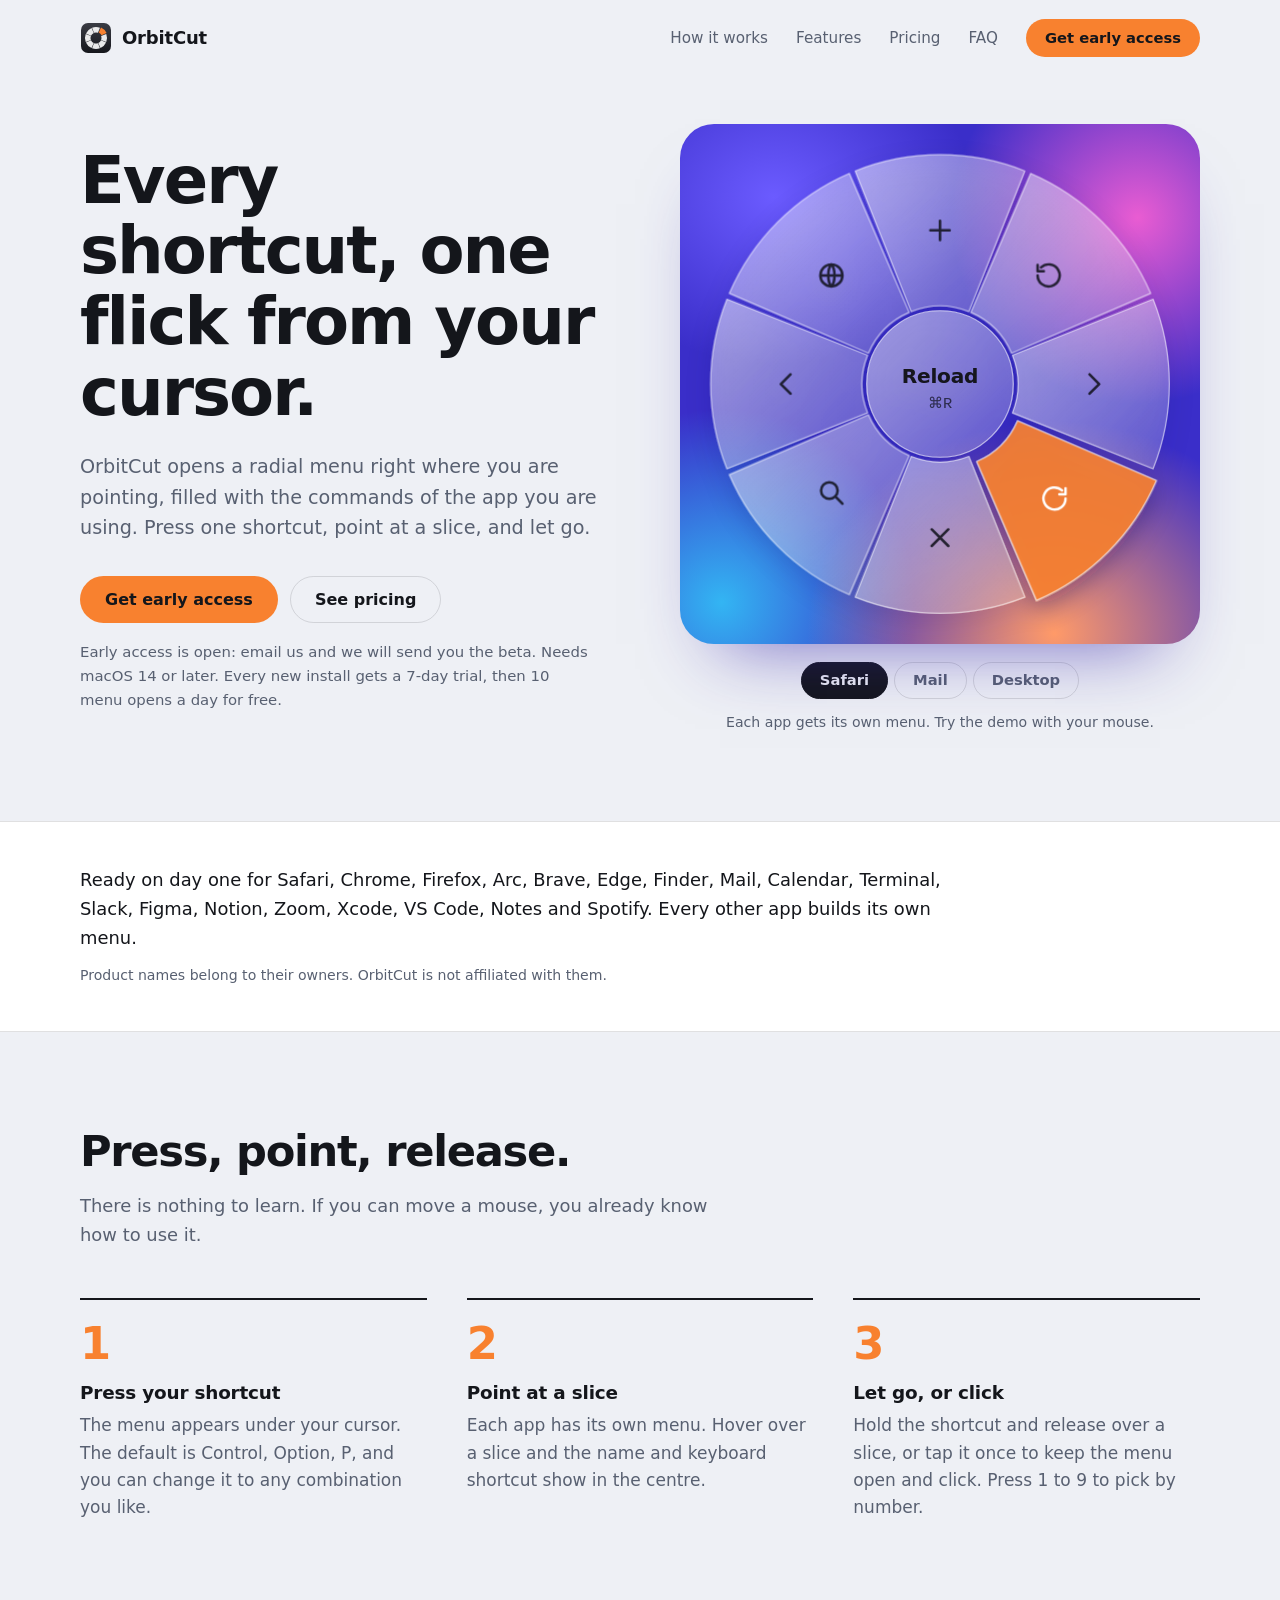
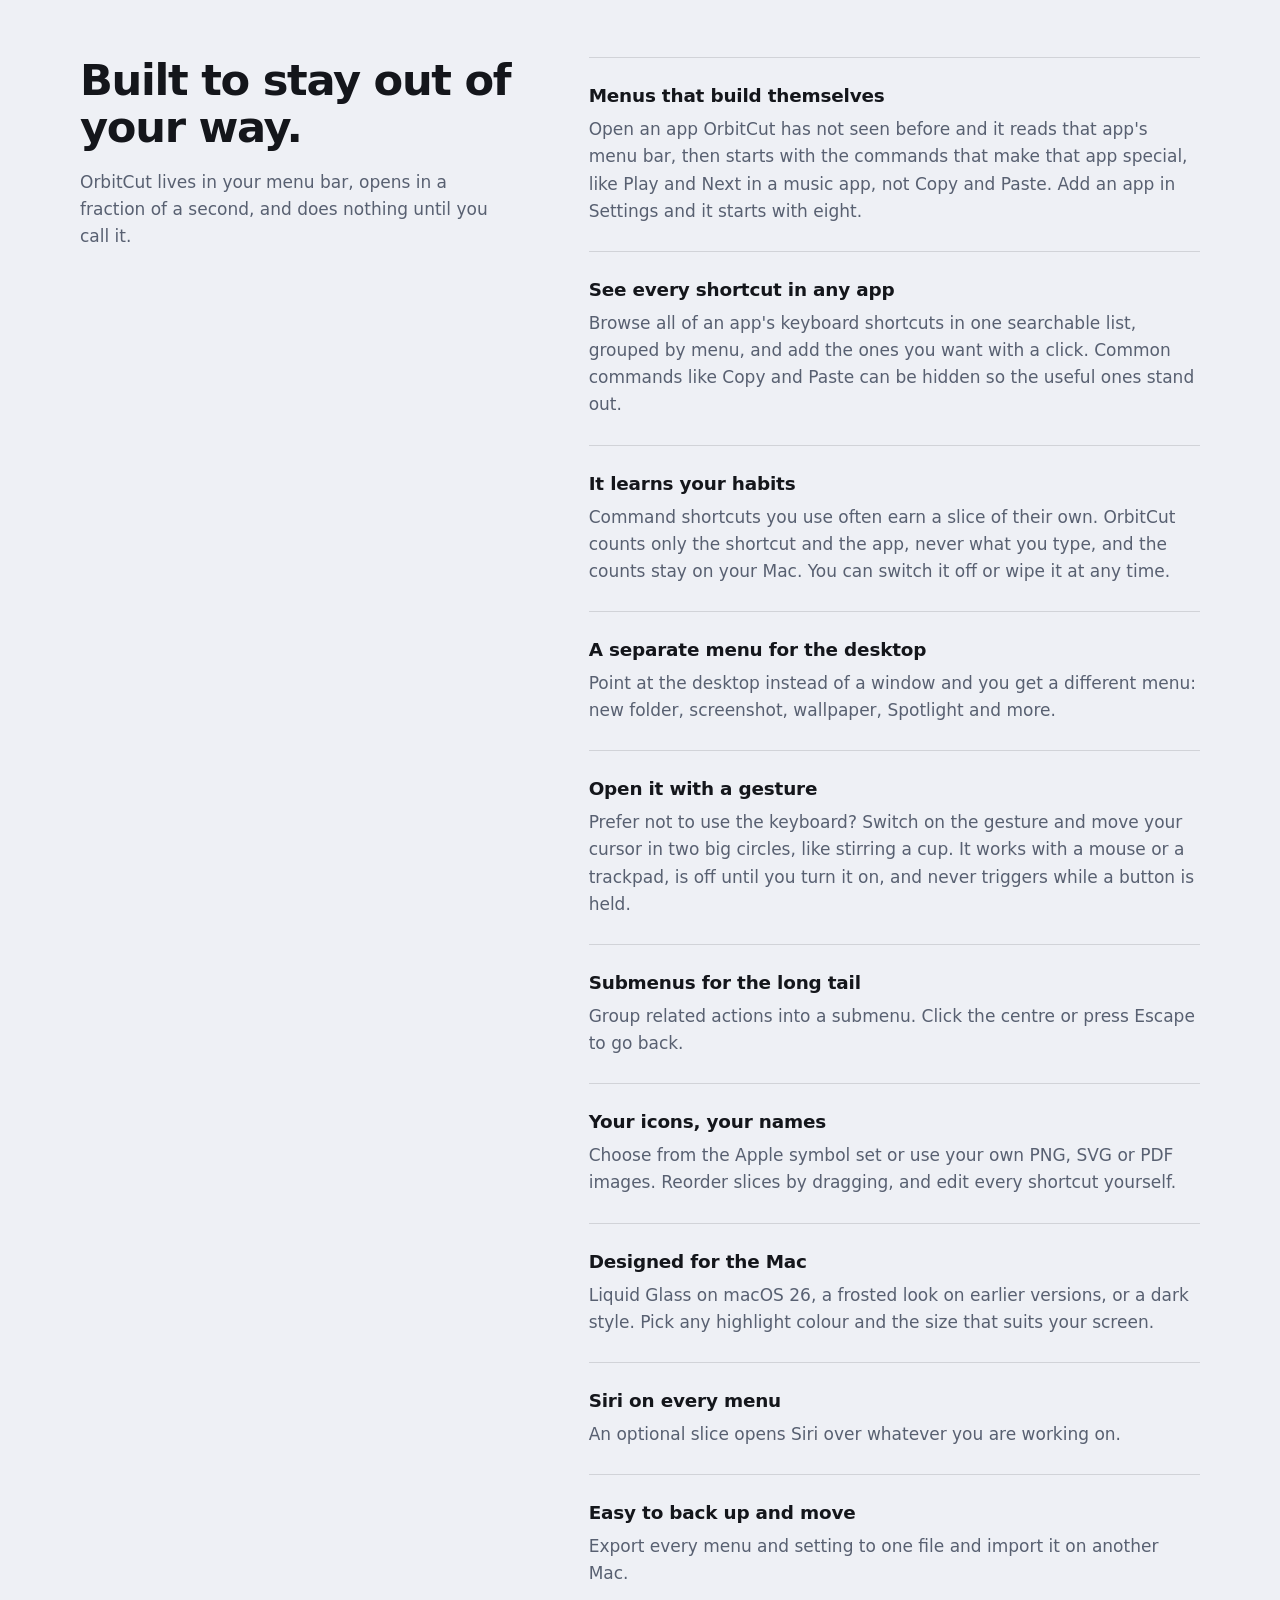
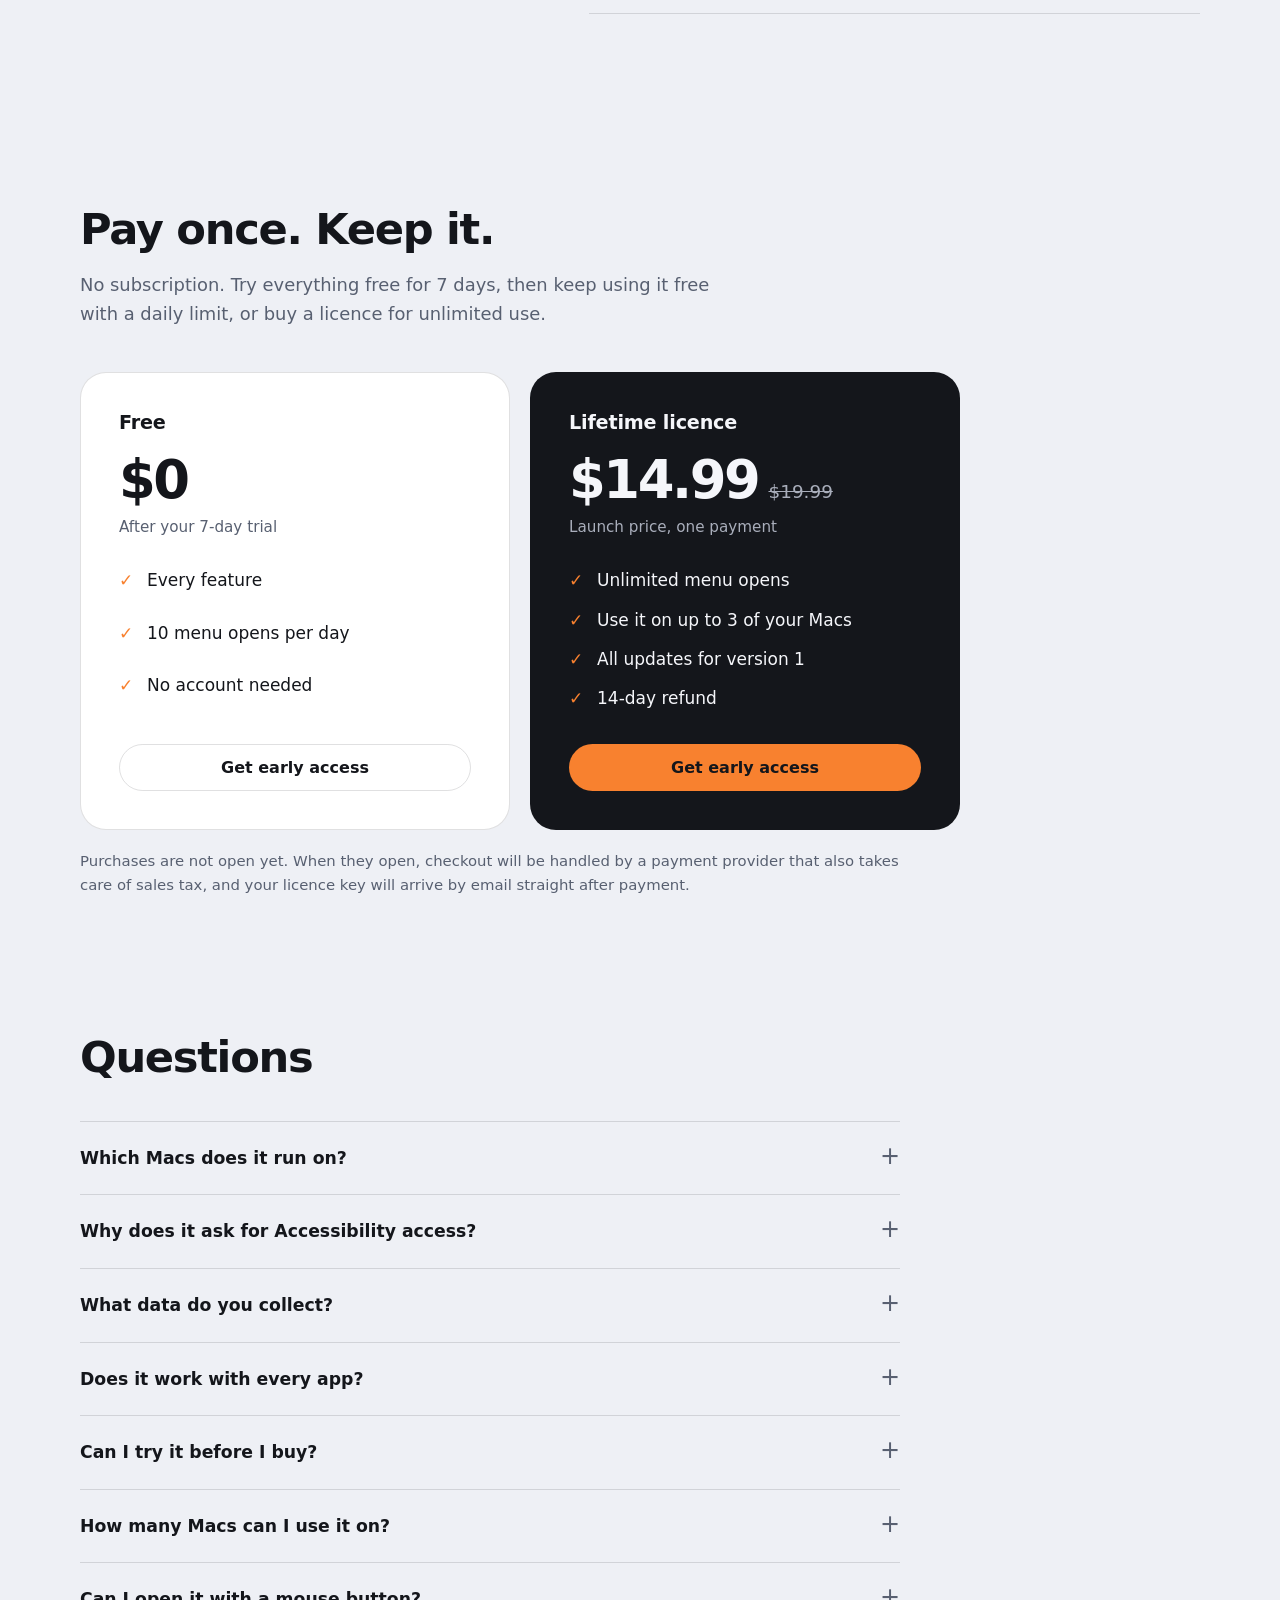
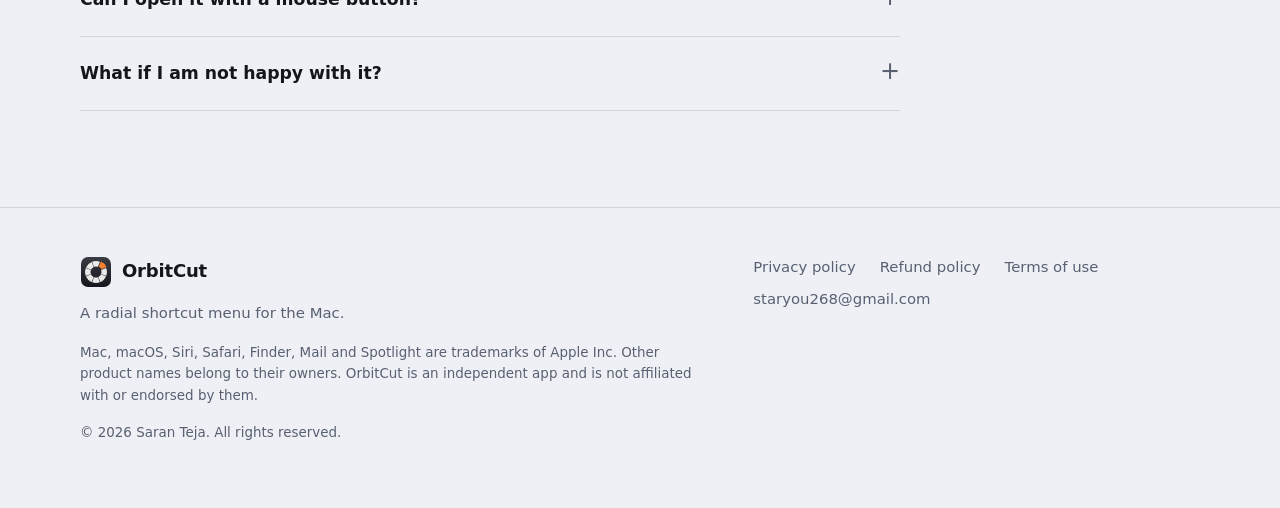
<file: index.html>
<!DOCTYPE html>
<html lang="en">
<head>
<meta charset="utf-8">
<meta name="viewport" content="width=device-width, initial-scale=1">
<title>OrbitCut: a radial shortcut menu for your Mac</title>
<meta name="description" content="OrbitCut opens a radial menu at your cursor with the commands of the app you are using. Press one shortcut, point at a slice, and let go. Free 7-day trial for macOS.">
<meta property="og:title" content="OrbitCut: a radial shortcut menu for your Mac">
<meta property="og:description" content="Press one shortcut, point at a slice, let go. A different menu for every app, built automatically.">
<meta property="og:type" content="website">
<link rel="icon" href="favicon.svg" type="image/svg+xml">
<link rel="stylesheet" href="style.css">
</head>
<body>
<a class="skip" href="#main">Skip to content</a>

<header class="wrap nav">
  <a class="brand" href="index.html"><img src="favicon.svg" alt="" width="32" height="32">OrbitCut</a>
  <nav class="nav-links" aria-label="Main">
    <a class="hide-sm" href="#how">How it works</a>
    <a class="hide-sm" href="#features">Features</a>
    <a class="hide-sm" href="#pricing">Pricing</a>
    <a class="hide-sm" href="#faq">FAQ</a>
    <a class="btn btn-primary btn-small" href="mailto:staryou268@gmail.com?subject=OrbitCut%20early%20access">Get early access</a>
  </nav>
</header>

<main id="main">

  <!-- Hero -->
  <section class="hero">
    <div class="wrap hero-grid">
      <div>
        <h1>Every shortcut, one flick from your cursor.</h1>
        <p class="lede">OrbitCut opens a radial menu right where you are pointing, filled with the commands of the app you are using. Press one shortcut, point at a slice, and let go.</p>
        <div class="cta-row">
          <a class="btn btn-primary" href="mailto:staryou268@gmail.com?subject=OrbitCut%20early%20access">Get early access</a>
          <a class="btn btn-ghost" href="#pricing">See pricing</a>
        </div>
        <p class="fine">Early access is open: email us and we will send you the beta. Needs macOS 14 or later. Every new install gets a 7-day trial, then 10 menu opens a day for free.</p>
      </div>

      <div class="stage-wrap">
        <div class="stage">
          <svg id="pie" class="pie" viewBox="0 0 440 440" role="group" aria-label="Interactive demo of an OrbitCut menu. Hover over a slice to see its name and shortcut."></svg>
          <noscript><div class="noscript">Turn on JavaScript to try the live demo.</div></noscript>
        </div>
        <div class="ctx" id="ctx" role="group" aria-label="Choose an app to preview">
          <button type="button" data-ctx="safari" aria-pressed="true">Safari</button>
          <button type="button" data-ctx="mail" aria-pressed="false">Mail</button>
          <button type="button" data-ctx="desktop" aria-pressed="false">Desktop</button>
        </div>
        <p class="ctx-note">Each app gets its own menu. Try the demo with your mouse.</p>
      </div>
    </div>
  </section>

  <!-- Apps -->
  <div class="band">
    <div class="wrap">
      <p>Ready on day one for Safari, Chrome, Firefox, Arc, Brave, Edge, Finder, Mail, Calendar, Terminal, Slack, Figma, Notion, Zoom, Xcode, VS Code, Notes and Spotify. Every other app builds its own menu.</p>
      <p class="small">Product names belong to their owners. OrbitCut is not affiliated with them.</p>
    </div>
  </div>

  <!-- How it works -->
  <section class="section" id="how">
    <div class="wrap">
      <div class="intro">
        <h2>Press, point, release.</h2>
        <p>There is nothing to learn. If you can move a mouse, you already know how to use it.</p>
      </div>
      <ol class="steps">
        <li>
          <h3>Press your shortcut</h3>
          <p>The menu appears under your cursor. The default is Control, Option, P, and you can change it to any combination you like.</p>
        </li>
        <li>
          <h3>Point at a slice</h3>
          <p>Each app has its own menu. Hover over a slice and the name and keyboard shortcut show in the centre.</p>
        </li>
        <li>
          <h3>Let go, or click</h3>
          <p>Hold the shortcut and release over a slice, or tap it once to keep the menu open and click. Press 1 to 9 to pick by number.</p>
        </li>
      </ol>
    </div>
  </section>

  <!-- Features -->
  <section class="section-tight" id="features">
    <div class="wrap split">
      <div class="sticky">
        <h2>Built to stay out of your way.</h2>
        <p>OrbitCut lives in your menu bar, opens in a fraction of a second, and does nothing until you call it.</p>
      </div>
      <div class="rows">
        <div>
          <h3>Menus that build themselves</h3>
          <p>Open an app OrbitCut has not seen before and it reads that app's menu bar, then starts with the commands that make that app special, like Play and Next in a music app, not Copy and Paste. Add an app in Settings and it starts with eight.</p>
        </div>
        <div>
          <h3>See every shortcut in any app</h3>
          <p>Browse all of an app's keyboard shortcuts in one searchable list, grouped by menu, and add the ones you want with a click. Common commands like Copy and Paste can be hidden so the useful ones stand out.</p>
        </div>
        <div>
          <h3>It learns your habits</h3>
          <p>Command shortcuts you use often earn a slice of their own. OrbitCut counts only the shortcut and the app, never what you type, and the counts stay on your Mac. You can switch it off or wipe it at any time.</p>
        </div>
        <div>
          <h3>A separate menu for the desktop</h3>
          <p>Point at the desktop instead of a window and you get a different menu: new folder, screenshot, wallpaper, Spotlight and more.</p>
        </div>
        <div>
          <h3>Open it with a gesture</h3>
          <p>Prefer not to use the keyboard? Switch on the gesture and move your cursor in two big circles, like stirring a cup. It works with a mouse or a trackpad, is off until you turn it on, and never triggers while a button is held.</p>
        </div>
        <div>
          <h3>Submenus for the long tail</h3>
          <p>Group related actions into a submenu. Click the centre or press Escape to go back.</p>
        </div>
        <div>
          <h3>Your icons, your names</h3>
          <p>Choose from the Apple symbol set or use your own PNG, SVG or PDF images. Reorder slices by dragging, and edit every shortcut yourself.</p>
        </div>
        <div>
          <h3>Designed for the Mac</h3>
          <p>Liquid Glass on macOS 26, a frosted look on earlier versions, or a dark style. Pick any highlight colour and the size that suits your screen.</p>
        </div>
        <div>
          <h3>Siri on every menu</h3>
          <p>An optional slice opens Siri over whatever you are working on.</p>
        </div>
        <div>
          <h3>Easy to back up and move</h3>
          <p>Export every menu and setting to one file and import it on another Mac.</p>
        </div>
      </div>
    </div>
  </section>

  <!-- Pricing -->
  <section class="section" id="pricing">
    <div class="wrap">
      <div class="intro">
        <h2>Pay once. Keep it.</h2>
        <p>No subscription. Try everything free for 7 days, then keep using it free with a daily limit, or buy a licence for unlimited use.</p>
      </div>
      <div class="plans">
        <div class="plan">
          <h3>Free</h3>
          <div class="price">$0</div>
          <p class="sub">After your 7-day trial</p>
          <ul>
            <li>Every feature</li>
            <li>10 menu opens per day</li>
            <li>No account needed</li>
          </ul>
          <a class="btn btn-ghost" href="mailto:staryou268@gmail.com?subject=OrbitCut%20early%20access">Get early access</a>
        </div>
        <div class="plan plan-strong">
          <h3>Lifetime licence</h3>
          <div class="price">$14.99<span class="was">$19.99</span></div>
          <p class="sub">Launch price, one payment</p>
          <ul>
            <li>Unlimited menu opens</li>
            <li>Use it on up to 3 of your Macs</li>
            <li>All updates for version 1</li>
            <li>14-day refund</li>
          </ul>
          <a class="btn btn-primary" href="mailto:staryou268@gmail.com?subject=OrbitCut%20early%20access">Get early access</a>
        </div>
      </div>
      <p class="plan-note">Purchases are not open yet. When they open, checkout will be handled by a payment provider that also takes care of sales tax, and your licence key will arrive by email straight after payment.</p>
    </div>
  </section>

  <!-- FAQ -->
  <section class="section-tight" id="faq">
    <div class="wrap">
      <h2>Questions</h2>
      <div class="faq">
        <details>
          <summary>Which Macs does it run on?</summary>
          <p>OrbitCut needs macOS 14 Sonoma or later. The Liquid Glass look needs macOS 26, and earlier versions use the frosted style automatically.</p>
        </details>
        <details>
          <summary>Why does it ask for Accessibility access?</summary>
          <p>macOS requires it for any app that presses keyboard shortcuts for you, notices your OrbitCut shortcut, or reads another app's menu names. OrbitCut does not read your documents, and nothing it sees leaves your Mac. macOS asks once, and you can turn it off at any time in System Settings.</p>
        </details>
        <details>
          <summary>What data do you collect?</summary>
          <p>None about how you use your Mac. The app only contacts the internet to check your licence key and to look for updates. Read the <a href="privacy.html">privacy policy</a> for the details.</p>
        </details>
        <details>
          <summary>Does it work with every app?</summary>
          <p>It works with any app that shows keyboard shortcuts in its menu bar, and you can add your own slices to any app. A few apps, such as some games and cross-platform tools, hide their menus. For those, OrbitCut shows a general menu that you can edit.</p>
        </details>
        <details>
          <summary>Can I try it before I buy?</summary>
          <p>Yes. Every new install has all features free for 7 days. After that you keep 10 menu opens a day without paying anything. During early access, email us to get the beta.</p>
        </details>
        <details>
          <summary>How many Macs can I use it on?</summary>
          <p>One licence covers up to 3 of your Macs. To move it to a new Mac, deactivate the old one from the app's settings.</p>
        </details>
        <details>
          <summary>Can I open it with a mouse button?</summary>
          <p>Yes. Use your mouse's own software to map a button to your OrbitCut shortcut.</p>
        </details>
        <details>
          <summary>What if I am not happy with it?</summary>
          <p>Email us within 14 days of buying and we will refund you. See the <a href="refund.html">refund policy</a>.</p>
        </details>
      </div>
    </div>
  </section>

</main>

<footer class="footer">
  <div class="wrap footer-grid">
    <div>
      <div class="brand"><img src="favicon.svg" alt="" width="32" height="32">OrbitCut</div>
      <p>A radial shortcut menu for the Mac.</p>
      <p class="legal">Mac, macOS, Siri, Safari, Finder, Mail and Spotlight are trademarks of Apple Inc. Other product names belong to their owners. OrbitCut is an independent app and is not affiliated with or endorsed by them.</p>
      <p class="legal">&copy; 2026 Saran Teja. All rights reserved.</p>
    </div>
    <nav aria-label="Footer">
      <a href="privacy.html">Privacy policy</a>
      <a href="refund.html">Refund policy</a>
      <a href="terms.html">Terms of use</a>
      <a href="mailto:staryou268@gmail.com">staryou268@gmail.com</a>
    </nav>
  </div>
</footer>

<script>
(function () {
  "use strict";

  // Icon shapes (24 by 24 grid). Drawn once, reused by every slice.
  var ICONS = {
    plus: "M12 5v14M5 12h14",
    x: "M6 6l12 12M18 6L6 18",
    right: "M9 5l7 7-7 7",
    left: "M15 5l-7 7 7 7",
    search: "M4.5 10.5a6 6 0 1 0 12 0 6 6 0 1 0-12 0M15 15l5 5",
    reload: "M20 12a8 8 0 1 1-2.5-5.8M20 4.5V9h-4.5",
    reopen: "M4 12a8 8 0 1 0 2.5-5.8M4 4.5V9h4.5",
    globe: "M4 12a8 8 0 1 0 16 0 8 8 0 1 0-16 0M4 12h16M12 4c3 3.2 3 12.8 0 16M12 4c-3 3.2-3 12.8 0 16",
    compose: "M4 20h4l10.5-10.5-4-4L4 16zM13 7l4 4",
    reply: "M10 6L4 12l6 6M4 12h9a7 7 0 0 1 7 7",
    replyall: "M9 7l-5 5 5 5M14 7l-5 5 5 5M9 12h6a5 5 0 0 1 5 5",
    forward: "M15 6l6 6-6 6M21 12H12a8 8 0 0 0-8 8",
    tray: "M12 4v10M8 10.5l4 4 4-4M4 15v4.5h16V15",
    archive: "M4 6h16v4H4zM6 10v9h12v-9M10 14h4",
    flag: "M6 21V4M6 5h11l-2 4 2 4H6",
    trash: "M5 7h14M9 7V4h6v3M7 7l1 13h8l1-13M10 11v6M14 11v6",
    folderplus: "M3 7.5h6l2 2h10V19H3zM12 12.5v4.5M9.8 14.8h4.4",
    viewfinder: "M4 9V4h5M15 4h5v5M20 15v5h-5M9 20H4v-5M12 9.5a2.5 2.5 0 1 0 0 5 2.5 2.5 0 0 0 0-5",
    photo: "M4 5h16v14H4zM4 16l5-5 4 4 3-3 4 4M15.5 9.5h.01",
    sliders: "M4 8h9M17 8h3M13 6v4M4 16h3M11 16h9M7 14v4",
    info: "M4 12a8 8 0 1 0 16 0 8 8 0 1 0-16 0M12 11v5.5M12 7.8h.01",
    mission: "M4 5h16v5H4zM4 13h7v6H4zM13 13h7v6h-7z",
    terminal: "M4 5h16v14H4zM7.5 9.5l3 2.5-3 2.5M13 15h4"
  };

  // The same menus the app ships with.
  var CONTEXTS = {
    safari: { name: "Safari", slices: [
      ["New Tab", "\u2318T", "plus"], ["Reopen Tab", "\u21E7\u2318T", "reopen"],
      ["Forward", "\u2318]", "right"], ["Reload", "\u2318R", "reload"],
      ["Close Tab", "\u2318W", "x"], ["Find", "\u2318F", "search"],
      ["Back", "\u2318[", "left"], ["Address Bar", "\u2318L", "globe"]
    ]},
    mail: { name: "Mail", slices: [
      ["New Message", "\u2318N", "compose"], ["Reply", "\u2318R", "reply"],
      ["Reply All", "\u21E7\u2318R", "replyall"], ["Forward", "\u21E7\u2318F", "forward"],
      ["Get Mail", "\u21E7\u2318N", "tray"], ["Archive", "\u2303\u2318A", "archive"],
      ["Flag", "\u21E7\u2318L", "flag"], ["Delete", "\u2318\u232B", "trash"]
    ]},
    desktop: { name: "Desktop", slices: [
      ["New Folder", "\u21E7\u2318N", "folderplus"], ["Screenshot", "\u21E7\u23185", "viewfinder"],
      ["Wallpaper", "Settings", "photo"], ["View Options", "\u2318J", "sliders"],
      ["Get Info", "\u2318I", "info"], ["Spotlight", "\u2318Space", "search"],
      ["Mission Control", "\u2303\u2191", "mission"], ["Terminal", "Opens the app", "terminal"]
    ]}
  };

  var NS = "http://www.w3.org/2000/svg";
  var C = 220, R = 194, r = 66, GAP = 1.6, MID = (R + r) / 2, ICON = 28;
  var svg = document.getElementById("pie");
  if (!svg) return;

  function el(name, attrs, parent) {
    var node = document.createElementNS(NS, name);
    for (var k in attrs) { node.setAttribute(k, attrs[k]); }
    if (parent) { parent.appendChild(node); }
    return node;
  }

  function pt(radius, deg) {
    var a = deg * Math.PI / 180;
    return [C + radius * Math.cos(a), C + radius * Math.sin(a)];
  }

  function slicePath(i, n) {
    var w = 360 / n, c = -90 + i * w, s = c - w / 2 + GAP / 2, e = c + w / 2 - GAP / 2;
    var a = pt(R, s), b = pt(R, e), d = pt(r, e), f = pt(r, s);
    function p(v) { return v[0].toFixed(2) + " " + v[1].toFixed(2); }
    return "M" + p(a) + "A" + R + " " + R + " 0 0 1 " + p(b) + "L" + p(d) +
           "A" + r + " " + r + " 0 0 0 " + p(f) + "Z";
  }

  // Shared definitions: icons, glass fill, shadow.
  var defs = el("defs", {}, svg);
  Object.keys(ICONS).forEach(function (id) {
    var sym = el("symbol", { id: "ic-" + id, viewBox: "0 0 24 24" }, defs);
    el("path", { d: ICONS[id] }, sym);
  });
  var glass = el("linearGradient", { id: "glass", x1: "0", y1: "0", x2: "1", y2: "1" }, defs);
  el("stop", { offset: "0", "stop-color": "#fff", "stop-opacity": "0.50" }, glass);
  el("stop", { offset: "1", "stop-color": "#fff", "stop-opacity": "0.16" }, glass);
  var shadow = el("filter", { id: "soft", x: "-20%", y: "-20%", width: "140%", height: "150%" }, defs);
  el("feDropShadow", { dx: "0", dy: "8", stdDeviation: "10", "flood-color": "#1b1060", "flood-opacity": "0.38" }, shadow);

  var layer = el("g", { filter: "url(#soft)" }, svg);
  var slicesLayer = el("g", {}, layer);
  var hub = el("g", { "class": "hub" }, layer);
  el("circle", { cx: C, cy: C, r: r - 4 }, hub);
  var hubName = el("text", { x: C, y: C - 1, "class": "hub-name" }, hub);
  var hubKey = el("text", { x: C, y: C + 20, "class": "hub-key" }, hub);

  var current = "safari", nodes = [], offsets = [], touched = false;

  function setHub(name, key) {
    hubName.textContent = name;
    hubKey.textContent = key;
  }

  // One place decides which slice is highlighted and pushed outward.
  function setHot(index) {
    nodes.forEach(function (n, i) {
      var hot = (i === index);
      n.classList.toggle("hot", hot);
      n.style.transform = hot ? "translate(" + offsets[i][0] + "px," + offsets[i][1] + "px)" : "";
    });
    var ctx = CONTEXTS[current];
    if (index === null) { setHub(ctx.name, ""); return; }
    var s = ctx.slices[index];
    setHub(s[0], s[1]);
  }

  function render(key, animate) {
    current = key;
    nodes = [];
    offsets = [];
    while (slicesLayer.firstChild) { slicesLayer.removeChild(slicesLayer.firstChild); }
    var ctx = CONTEXTS[key], n = ctx.slices.length, w = 360 / n;

    ctx.slices.forEach(function (s, i) {
      var slot = el("g", { "class": "slot" }, slicesLayer);
      if (animate) { slot.style.animationDelay = (i * 45) + "ms"; } else { slot.style.animation = "none"; }

      var g = el("g", { "class": "slice", tabindex: "0", role: "img",
                        "aria-label": s[0] + ", " + s[1] }, slot);
      el("path", { d: slicePath(i, n) }, g);
      var mid = pt(MID, -90 + i * w);
      var u = el("use", { href: "#ic-" + s[2], "class": "icon",
                          x: (mid[0] - ICON / 2).toFixed(2), y: (mid[1] - ICON / 2).toFixed(2),
                          width: ICON, height: ICON }, g);
      u.setAttribute("pointer-events", "none");

      var rad = (-90 + i * w) * Math.PI / 180;
      offsets.push([(7 * Math.cos(rad)).toFixed(2), (7 * Math.sin(rad)).toFixed(2)]);

      function on() { touched = true; setHot(i); }
      function off() { if (touched) { setHot(null); } }
      g.addEventListener("pointerenter", on);
      g.addEventListener("pointerleave", off);
      g.addEventListener("focus", on);
      g.addEventListener("blur", off);
      g.addEventListener("click", on);
      nodes.push(g);
    });

    // First view: show one slice highlighted so the menu looks alive.
    touched = false;
    setHot(key === "safari" ? 3 : 0);
  }

  document.getElementById("ctx").addEventListener("click", function (e) {
    var b = e.target.closest("button[data-ctx]");
    if (!b) { return; }
    Array.prototype.forEach.call(this.querySelectorAll("button"), function (x) {
      x.setAttribute("aria-pressed", x === b ? "true" : "false");
    });
    render(b.getAttribute("data-ctx"), true);
  });

  render("safari", true);
})();
</script>
</body>
</html>
</file>
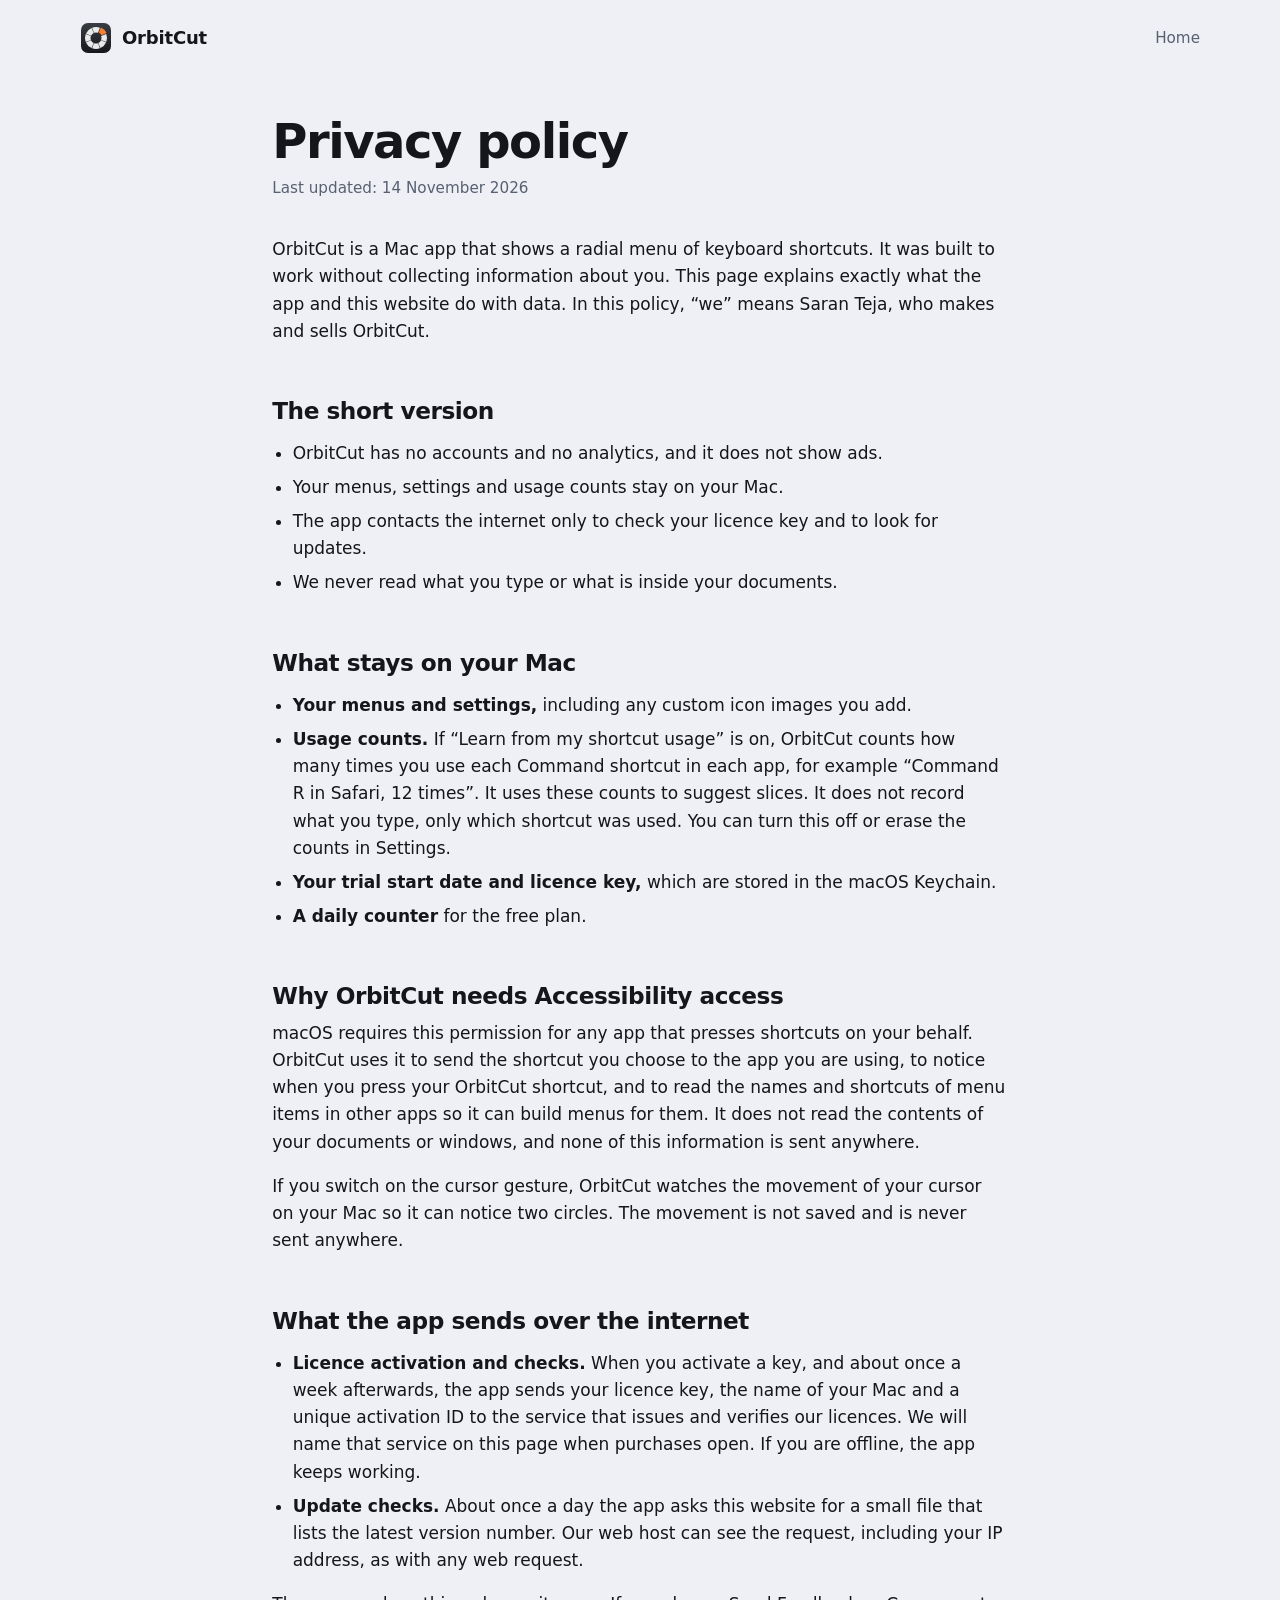
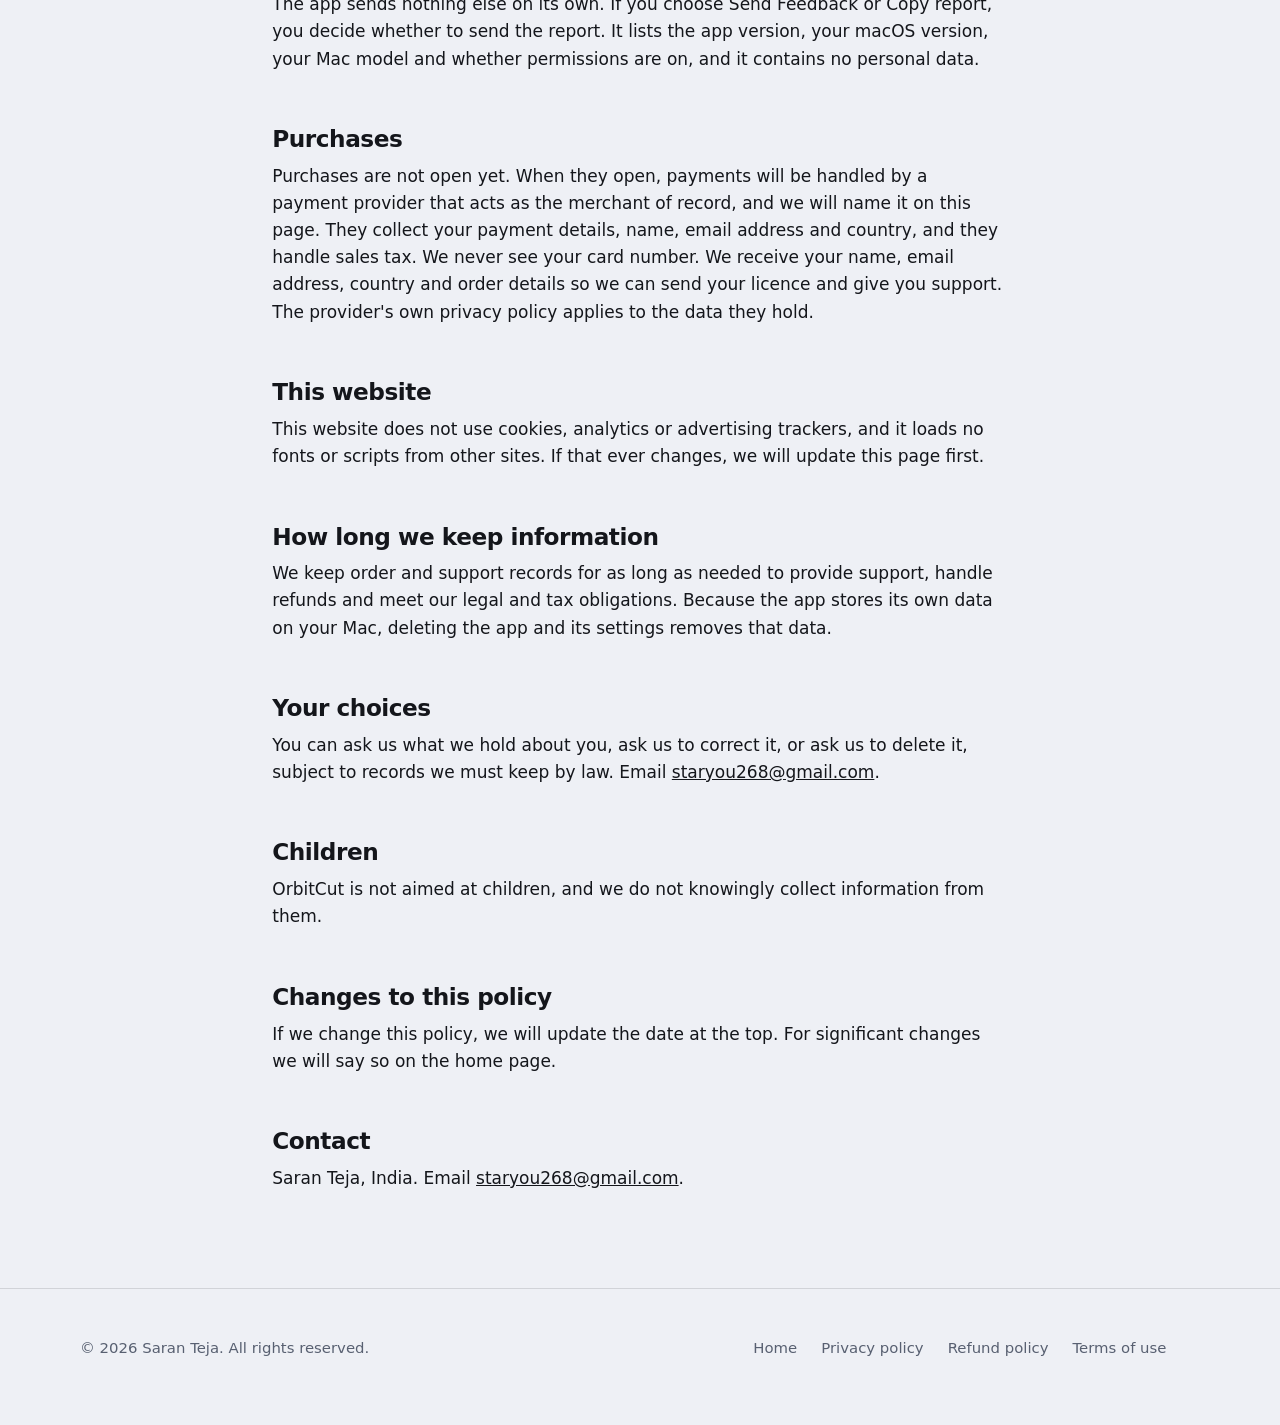
<file: privacy.html>
<!DOCTYPE html>
<html lang="en">
<head>
<meta charset="utf-8">
<meta name="viewport" content="width=device-width, initial-scale=1">
<title>Privacy policy, OrbitCut</title>
<meta name="description" content="What OrbitCut stores, what it sends, and what it never collects.">
<link rel="icon" href="favicon.svg" type="image/svg+xml">
<link rel="stylesheet" href="style.css">
</head>
<body>
<!--
  TEMPLATE NOTE FOR THE SITE OWNER: this policy describes how the app was built to behave.
  Replace Saran Teja, staryou268@gmail.com and India, keep it accurate if you ever add analytics
  or new network features, and consider having a lawyer or advisor review it.
-->
<a class="skip" href="#main">Skip to content</a>
<header class="wrap nav">
  <a class="brand" href="index.html"><img src="favicon.svg" alt="" width="32" height="32">OrbitCut</a>
  <nav class="nav-links" aria-label="Main"><a href="index.html">Home</a></nav>
</header>

<main id="main" class="wrap">
  <article class="doc">
    <h1>Privacy policy</h1>
    <p class="updated">Last updated: 14 November 2026</p>

    <p>OrbitCut is a Mac app that shows a radial menu of keyboard shortcuts. It was built to work without collecting information about you. This page explains exactly what the app and this website do with data. In this policy, &ldquo;we&rdquo; means Saran Teja, who makes and sells OrbitCut.</p>

    <h2>The short version</h2>
    <ul>
      <li>OrbitCut has no accounts and no analytics, and it does not show ads.</li>
      <li>Your menus, settings and usage counts stay on your Mac.</li>
      <li>The app contacts the internet only to check your licence key and to look for updates.</li>
      <li>We never read what you type or what is inside your documents.</li>
    </ul>

    <h2>What stays on your Mac</h2>
    <ul>
      <li><strong>Your menus and settings,</strong> including any custom icon images you add.</li>
      <li><strong>Usage counts.</strong> If &ldquo;Learn from my shortcut usage&rdquo; is on, OrbitCut counts how many times you use each Command shortcut in each app, for example &ldquo;Command R in Safari, 12 times&rdquo;. It uses these counts to suggest slices. It does not record what you type, only which shortcut was used. You can turn this off or erase the counts in Settings.</li>
      <li><strong>Your trial start date and licence key,</strong> which are stored in the macOS Keychain.</li>
      <li><strong>A daily counter</strong> for the free plan.</li>
    </ul>

    <h2>Why OrbitCut needs Accessibility access</h2>
    <p>macOS requires this permission for any app that presses shortcuts on your behalf. OrbitCut uses it to send the shortcut you choose to the app you are using, to notice when you press your OrbitCut shortcut, and to read the names and shortcuts of menu items in other apps so it can build menus for them. It does not read the contents of your documents or windows, and none of this information is sent anywhere.</p>

    <p>If you switch on the cursor gesture, OrbitCut watches the movement of your cursor on your Mac so it can notice two circles. The movement is not saved and is never sent anywhere.</p>

    <h2>What the app sends over the internet</h2>
    <ul>
      <li><strong>Licence activation and checks.</strong> When you activate a key, and about once a week afterwards, the app sends your licence key, the name of your Mac and a unique activation ID to the service that issues and verifies our licences. We will name that service on this page when purchases open. If you are offline, the app keeps working.</li>
      <li><strong>Update checks.</strong> About once a day the app asks this website for a small file that lists the latest version number. Our web host can see the request, including your IP address, as with any web request.</li>
    </ul>
    <p>The app sends nothing else on its own. If you choose Send Feedback or Copy report, you decide whether to send the report. It lists the app version, your macOS version, your Mac model and whether permissions are on, and it contains no personal data.</p>

    <h2>Purchases</h2>
    <p>Purchases are not open yet. When they open, payments will be handled by a payment provider that acts as the merchant of record, and we will name it on this page. They collect your payment details, name, email address and country, and they handle sales tax. We never see your card number. We receive your name, email address, country and order details so we can send your licence and give you support. The provider's own privacy policy applies to the data they hold.</p>

    <h2>This website</h2>
    <p>This website does not use cookies, analytics or advertising trackers, and it loads no fonts or scripts from other sites. If that ever changes, we will update this page first.</p>

    <h2>How long we keep information</h2>
    <p>We keep order and support records for as long as needed to provide support, handle refunds and meet our legal and tax obligations. Because the app stores its own data on your Mac, deleting the app and its settings removes that data.</p>

    <h2>Your choices</h2>
    <p>You can ask us what we hold about you, ask us to correct it, or ask us to delete it, subject to records we must keep by law. Email <a href="mailto:staryou268@gmail.com">staryou268@gmail.com</a>.</p>

    <h2>Children</h2>
    <p>OrbitCut is not aimed at children, and we do not knowingly collect information from them.</p>

    <h2>Changes to this policy</h2>
    <p>If we change this policy, we will update the date at the top. For significant changes we will say so on the home page.</p>

    <h2>Contact</h2>
    <p>Saran Teja, India. Email <a href="mailto:staryou268@gmail.com">staryou268@gmail.com</a>.</p>
  </article>
</main>

<footer class="footer">
  <div class="wrap footer-grid">
    <div><p>&copy; 2026 Saran Teja. All rights reserved.</p></div>
    <nav aria-label="Footer">
      <a href="index.html">Home</a>
      <a href="privacy.html">Privacy policy</a>
      <a href="refund.html">Refund policy</a>
      <a href="terms.html">Terms of use</a>
    </nav>
  </div>
</footer>
</body>
</html>
</file>
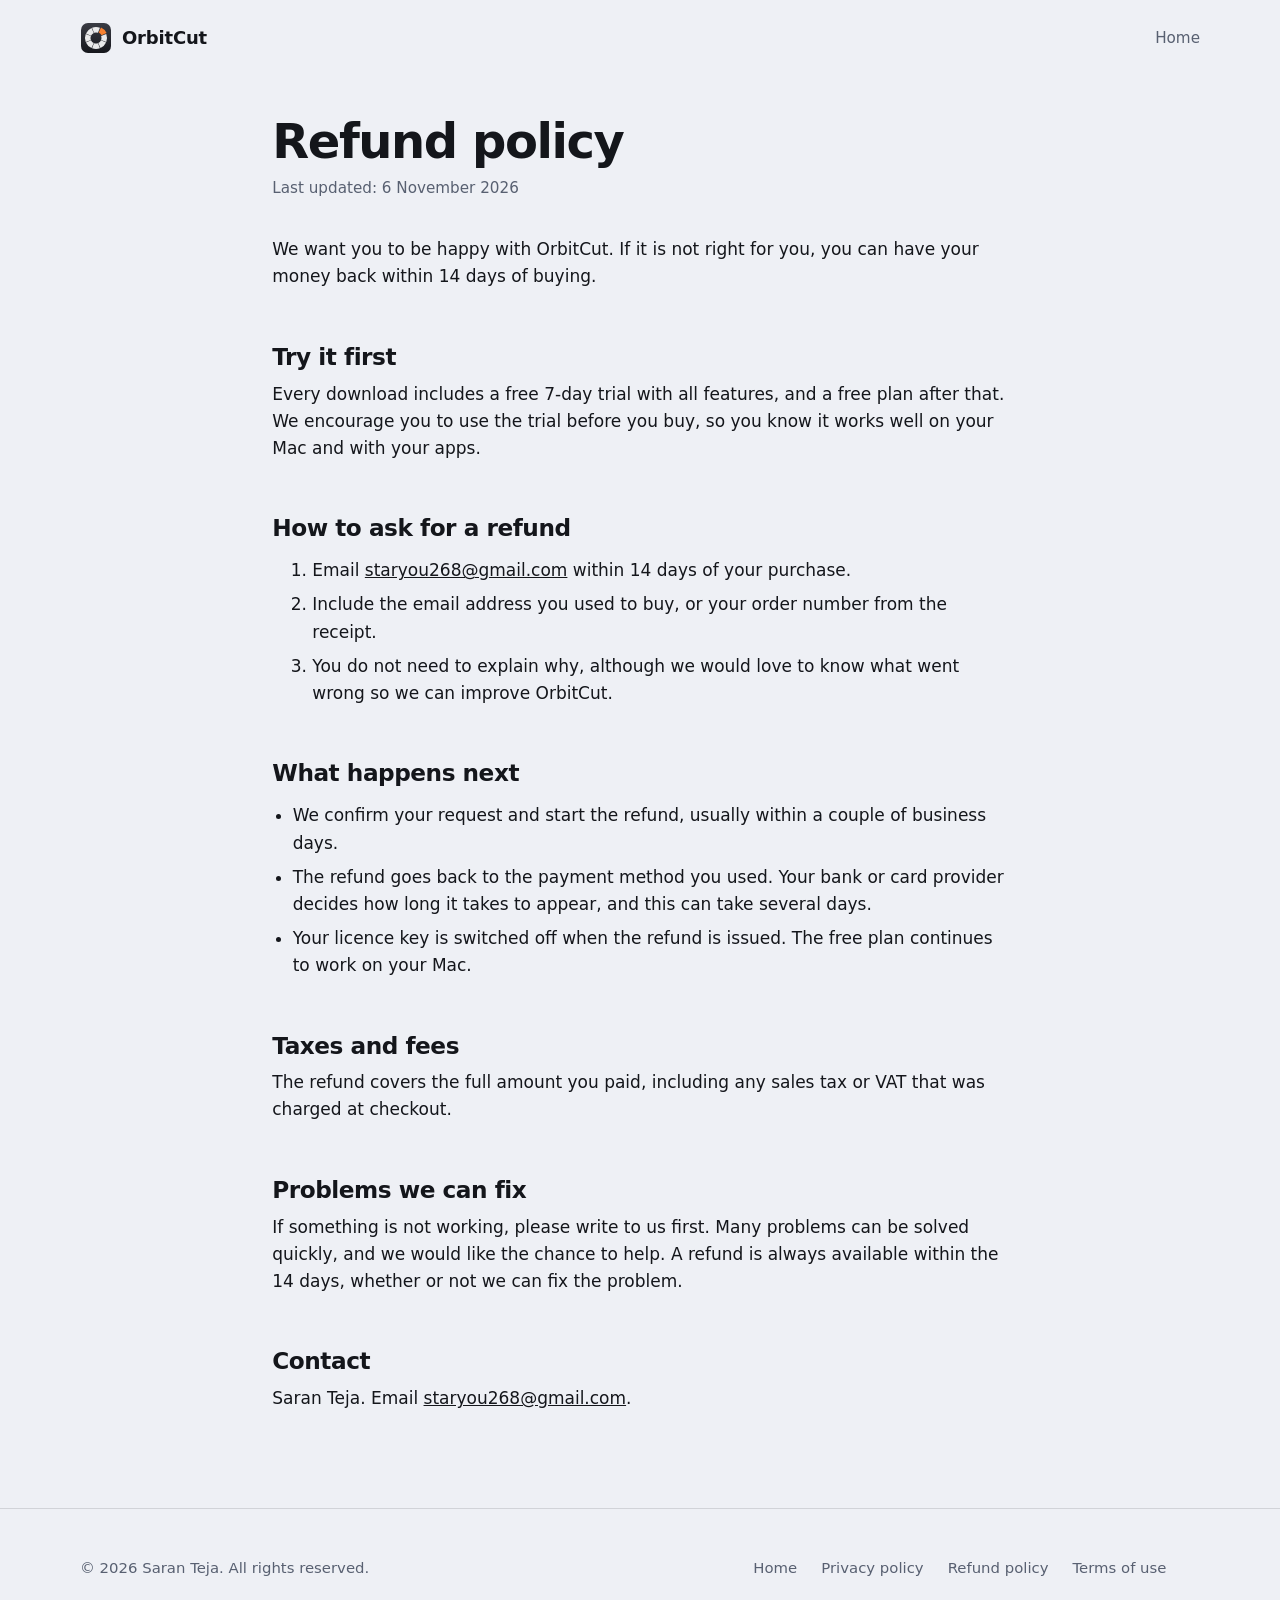
<file: refund.html>
<!DOCTYPE html>
<html lang="en">
<head>
<meta charset="utf-8">
<meta name="viewport" content="width=device-width, initial-scale=1">
<title>Refund policy, OrbitCut</title>
<meta name="description" content="OrbitCut comes with a 14-day refund. Here is how it works.">
<link rel="icon" href="favicon.svg" type="image/svg+xml">
<link rel="stylesheet" href="style.css">
</head>
<body>
<!--
  TEMPLATE NOTE FOR THE SITE OWNER: change the number of days below if you want a different
  refund window, and replace Saran Teja and staryou268@gmail.com. Keep this page in line with what you
  actually do, because your payment provider handles the refund payment itself.
-->
<a class="skip" href="#main">Skip to content</a>
<header class="wrap nav">
  <a class="brand" href="index.html"><img src="favicon.svg" alt="" width="32" height="32">OrbitCut</a>
  <nav class="nav-links" aria-label="Main"><a href="index.html">Home</a></nav>
</header>

<main id="main" class="wrap">
  <article class="doc">
    <h1>Refund policy</h1>
    <p class="updated">Last updated: 6 November 2026</p>

    <p>We want you to be happy with OrbitCut. If it is not right for you, you can have your money back within 14 days of buying.</p>

    <h2>Try it first</h2>
    <p>Every download includes a free 7-day trial with all features, and a free plan after that. We encourage you to use the trial before you buy, so you know it works well on your Mac and with your apps.</p>

    <h2>How to ask for a refund</h2>
    <ol>
      <li>Email <a href="mailto:staryou268@gmail.com">staryou268@gmail.com</a> within 14 days of your purchase.</li>
      <li>Include the email address you used to buy, or your order number from the receipt.</li>
      <li>You do not need to explain why, although we would love to know what went wrong so we can improve OrbitCut.</li>
    </ol>

    <h2>What happens next</h2>
    <ul>
      <li>We confirm your request and start the refund, usually within a couple of business days.</li>
      <li>The refund goes back to the payment method you used. Your bank or card provider decides how long it takes to appear, and this can take several days.</li>
      <li>Your licence key is switched off when the refund is issued. The free plan continues to work on your Mac.</li>
    </ul>

    <h2>Taxes and fees</h2>
    <p>The refund covers the full amount you paid, including any sales tax or VAT that was charged at checkout.</p>

    <h2>Problems we can fix</h2>
    <p>If something is not working, please write to us first. Many problems can be solved quickly, and we would like the chance to help. A refund is always available within the 14 days, whether or not we can fix the problem.</p>

    <h2>Contact</h2>
    <p>Saran Teja. Email <a href="mailto:staryou268@gmail.com">staryou268@gmail.com</a>.</p>
  </article>
</main>

<footer class="footer">
  <div class="wrap footer-grid">
    <div><p>&copy; 2026 Saran Teja. All rights reserved.</p></div>
    <nav aria-label="Footer">
      <a href="index.html">Home</a>
      <a href="privacy.html">Privacy policy</a>
      <a href="refund.html">Refund policy</a>
      <a href="terms.html">Terms of use</a>
    </nav>
  </div>
</footer>
</body>
</html>
</file>
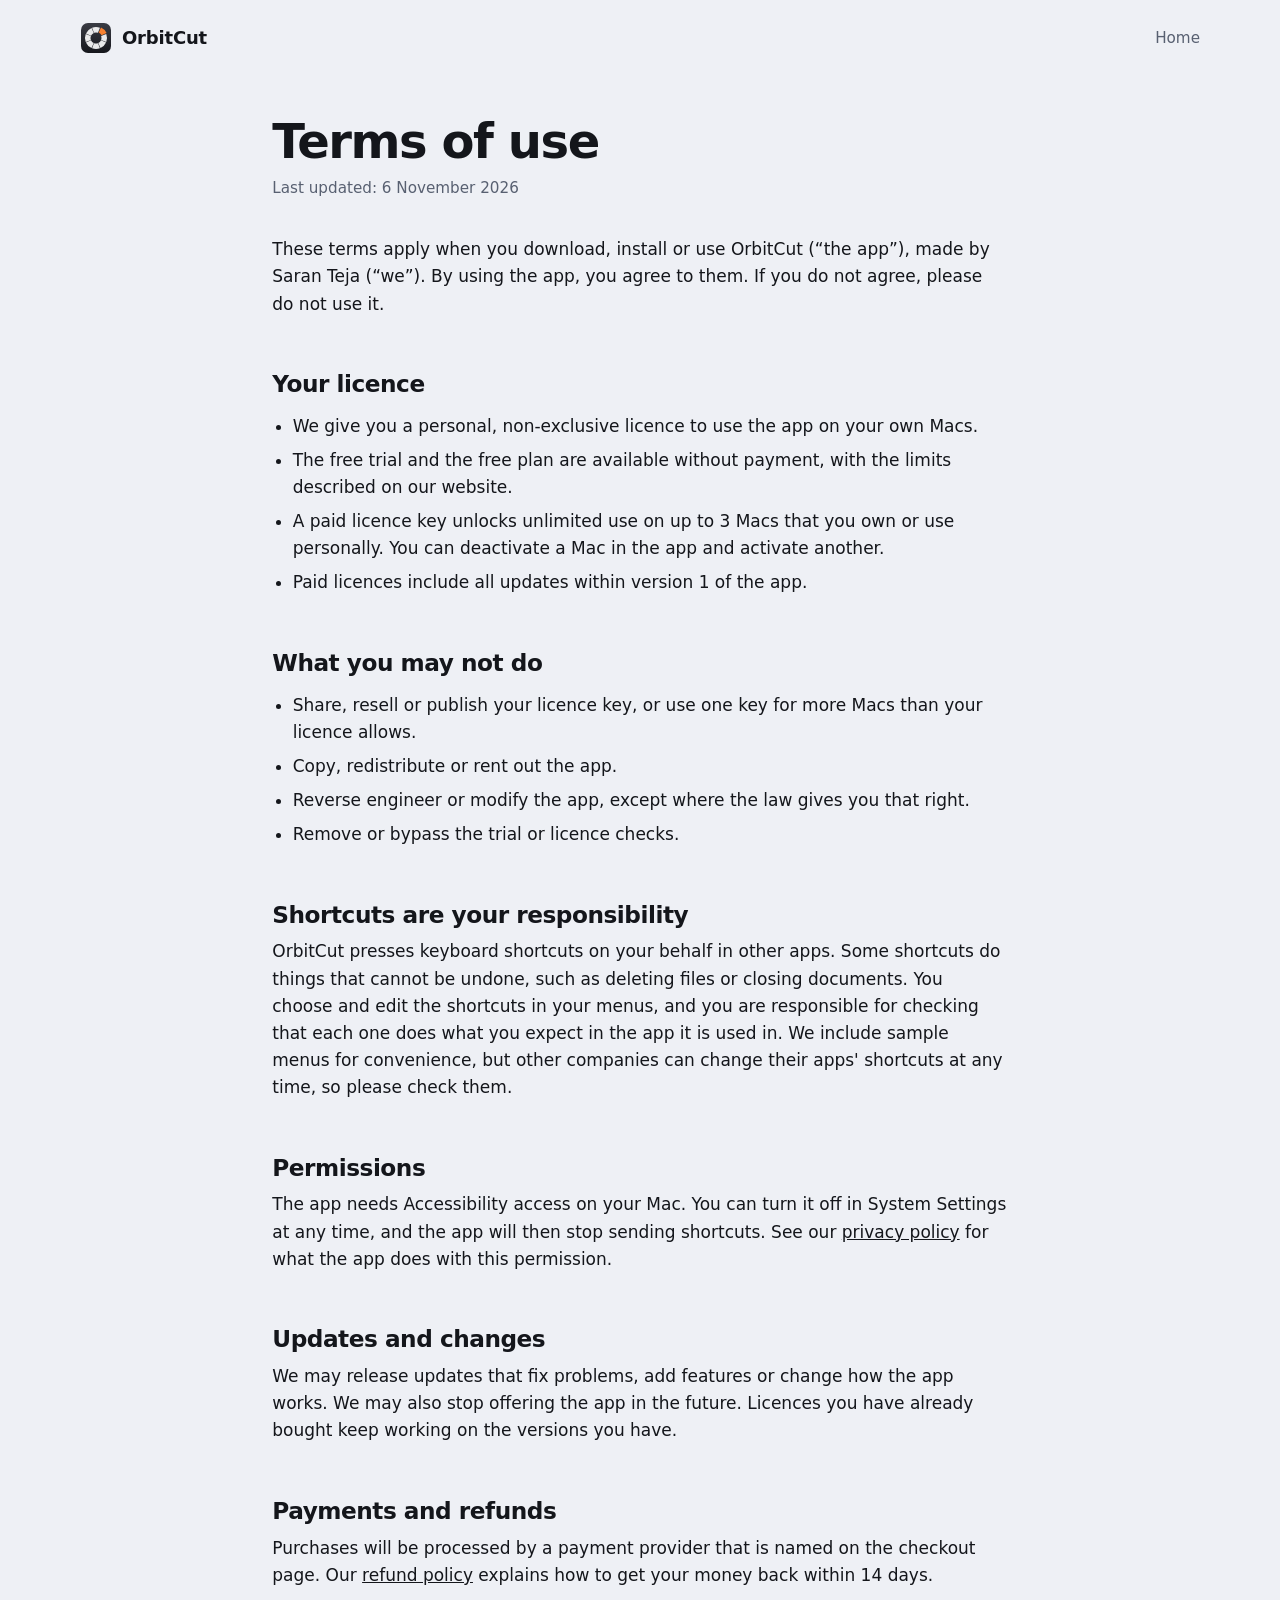
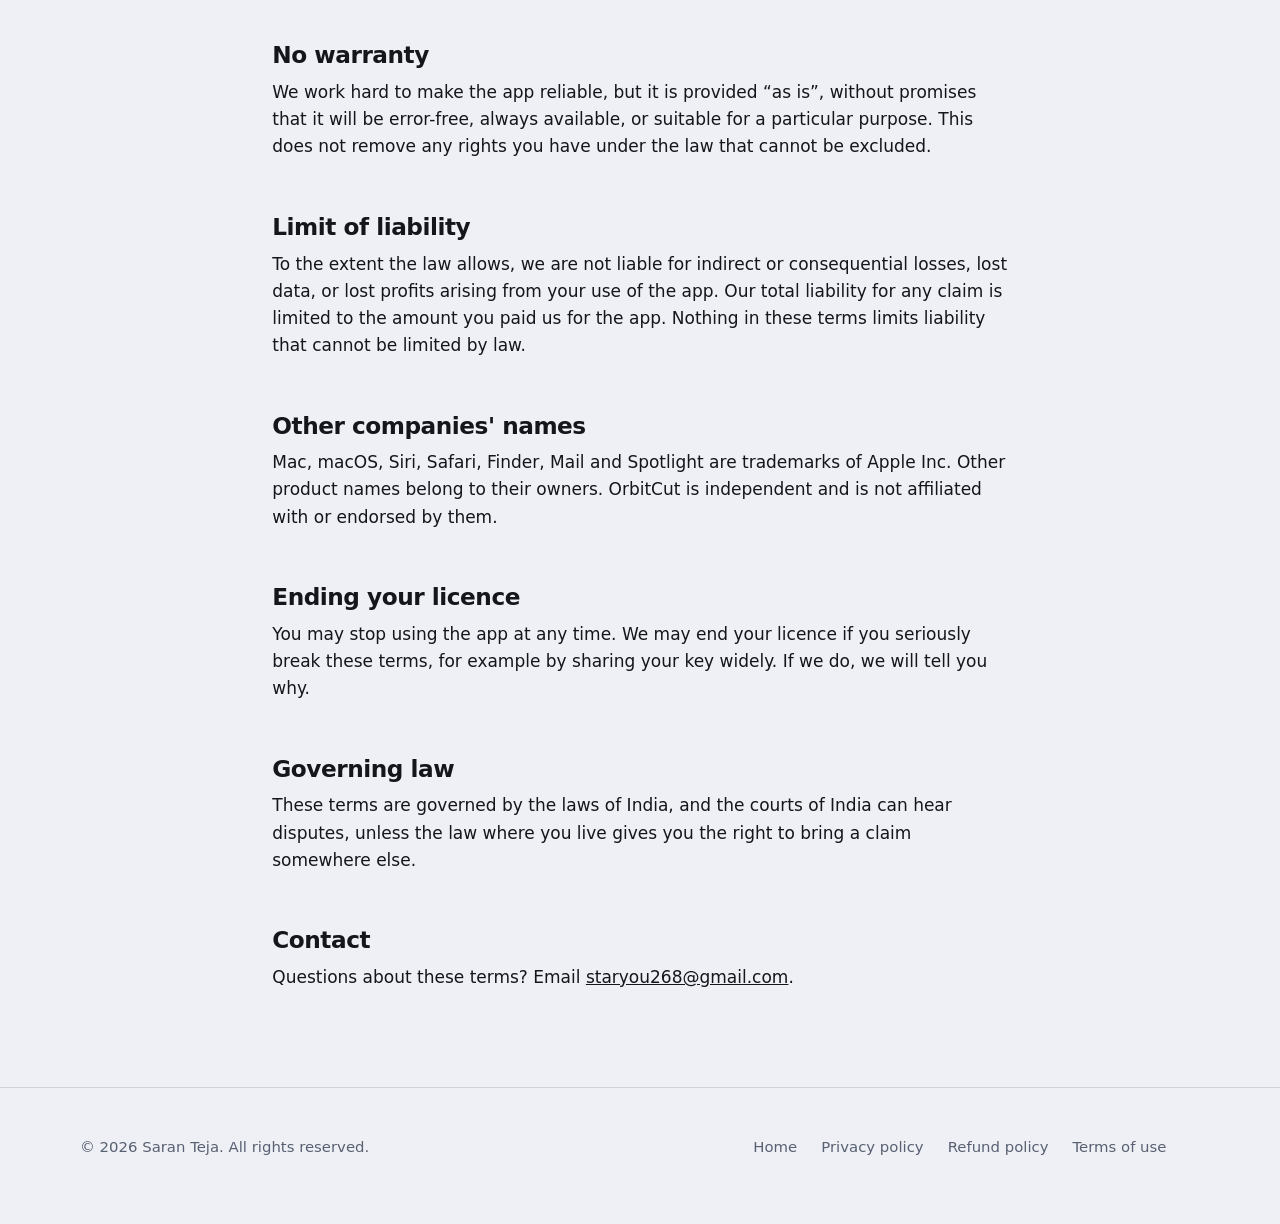
<file: terms.html>
<!DOCTYPE html>
<html lang="en">
<head>
<meta charset="utf-8">
<meta name="viewport" content="width=device-width, initial-scale=1">
<title>Terms of use, OrbitCut</title>
<meta name="description" content="The terms for using OrbitCut and its licence.">
<link rel="icon" href="favicon.svg" type="image/svg+xml">
<link rel="stylesheet" href="style.css">
</head>
<body>
<!--
  TEMPLATE NOTE FOR THE SITE OWNER: these are plain-language starting terms, not legal advice.
  Replace Saran Teja, staryou268@gmail.com and India, and have a lawyer or advisor review them
  before you rely on them, especially the liability and governing law sections.
-->
<a class="skip" href="#main">Skip to content</a>
<header class="wrap nav">
  <a class="brand" href="index.html"><img src="favicon.svg" alt="" width="32" height="32">OrbitCut</a>
  <nav class="nav-links" aria-label="Main"><a href="index.html">Home</a></nav>
</header>

<main id="main" class="wrap">
  <article class="doc">
    <h1>Terms of use</h1>
    <p class="updated">Last updated: 6 November 2026</p>

    <p>These terms apply when you download, install or use OrbitCut (&ldquo;the app&rdquo;), made by Saran Teja (&ldquo;we&rdquo;). By using the app, you agree to them. If you do not agree, please do not use it.</p>

    <h2>Your licence</h2>
    <ul>
      <li>We give you a personal, non-exclusive licence to use the app on your own Macs.</li>
      <li>The free trial and the free plan are available without payment, with the limits described on our website.</li>
      <li>A paid licence key unlocks unlimited use on up to 3 Macs that you own or use personally. You can deactivate a Mac in the app and activate another.</li>
      <li>Paid licences include all updates within version 1 of the app.</li>
    </ul>

    <h2>What you may not do</h2>
    <ul>
      <li>Share, resell or publish your licence key, or use one key for more Macs than your licence allows.</li>
      <li>Copy, redistribute or rent out the app.</li>
      <li>Reverse engineer or modify the app, except where the law gives you that right.</li>
      <li>Remove or bypass the trial or licence checks.</li>
    </ul>

    <h2>Shortcuts are your responsibility</h2>
    <p>OrbitCut presses keyboard shortcuts on your behalf in other apps. Some shortcuts do things that cannot be undone, such as deleting files or closing documents. You choose and edit the shortcuts in your menus, and you are responsible for checking that each one does what you expect in the app it is used in. We include sample menus for convenience, but other companies can change their apps' shortcuts at any time, so please check them.</p>

    <h2>Permissions</h2>
    <p>The app needs Accessibility access on your Mac. You can turn it off in System Settings at any time, and the app will then stop sending shortcuts. See our <a href="privacy.html">privacy policy</a> for what the app does with this permission.</p>

    <h2>Updates and changes</h2>
    <p>We may release updates that fix problems, add features or change how the app works. We may also stop offering the app in the future. Licences you have already bought keep working on the versions you have.</p>

    <h2>Payments and refunds</h2>
    <p>Purchases will be processed by a payment provider that is named on the checkout page. Our <a href="refund.html">refund policy</a> explains how to get your money back within 14 days.</p>

    <h2>No warranty</h2>
    <p>We work hard to make the app reliable, but it is provided &ldquo;as is&rdquo;, without promises that it will be error-free, always available, or suitable for a particular purpose. This does not remove any rights you have under the law that cannot be excluded.</p>

    <h2>Limit of liability</h2>
    <p>To the extent the law allows, we are not liable for indirect or consequential losses, lost data, or lost profits arising from your use of the app. Our total liability for any claim is limited to the amount you paid us for the app. Nothing in these terms limits liability that cannot be limited by law.</p>

    <h2>Other companies' names</h2>
    <p>Mac, macOS, Siri, Safari, Finder, Mail and Spotlight are trademarks of Apple Inc. Other product names belong to their owners. OrbitCut is independent and is not affiliated with or endorsed by them.</p>

    <h2>Ending your licence</h2>
    <p>You may stop using the app at any time. We may end your licence if you seriously break these terms, for example by sharing your key widely. If we do, we will tell you why.</p>

    <h2>Governing law</h2>
    <p>These terms are governed by the laws of India, and the courts of India can hear disputes, unless the law where you live gives you the right to bring a claim somewhere else.</p>

    <h2>Contact</h2>
    <p>Questions about these terms? Email <a href="mailto:staryou268@gmail.com">staryou268@gmail.com</a>.</p>
  </article>
</main>

<footer class="footer">
  <div class="wrap footer-grid">
    <div><p>&copy; 2026 Saran Teja. All rights reserved.</p></div>
    <nav aria-label="Footer">
      <a href="index.html">Home</a>
      <a href="privacy.html">Privacy policy</a>
      <a href="refund.html">Refund policy</a>
      <a href="terms.html">Terms of use</a>
    </nav>
  </div>
</footer>
</body>
</html>
</file>
<file: style.css>
/* OrbitCut site, shared styles.
   Palette: Mist (page), Ink (text), Slate (secondary text), Paper (panels), Ember (accent).
   Type: the system font, so it renders as SF Pro on a Mac and loads nothing from other sites. */

:root {
  --mist: #EEF0F5;
  --ink: #14161B;
  --slate: #586071;
  --paper: #FFFFFF;
  --line: rgba(20, 22, 27, 0.13);
  --ember: #F8812F;
  --strong-bg: #14161B;
  --strong-fg: #F5F6FA;
  --strong-muted: #A9AEBB;
  --font: ui-sans-serif, -apple-system, BlinkMacSystemFont, "SF Pro Text", "Segoe UI", system-ui, sans-serif;
  --mono: ui-monospace, "SF Mono", Menlo, Consolas, monospace;
  color-scheme: light dark;
}

@media (prefers-color-scheme: dark) {
  :root {
    --mist: #0F1116;
    --ink: #F2F3F8;
    --slate: #A3A9B7;
    --paper: #171A21;
    --line: rgba(242, 243, 248, 0.15);
    --strong-bg: #F2F3F8;
    --strong-fg: #14161B;
    --strong-muted: #4A5060;
  }
}

* { box-sizing: border-box; }

html { scroll-behavior: smooth; -webkit-text-size-adjust: 100%; }

body {
  margin: 0;
  background: var(--mist);
  color: var(--ink);
  font: 400 1.0625rem/1.6 var(--font);
  -webkit-font-smoothing: antialiased;
}

a { color: inherit; }

img, svg { max-width: 100%; }

:focus-visible { outline: 3px solid var(--ember); outline-offset: 3px; border-radius: 6px; }

.skip {
  position: absolute; left: -999px; top: 8px;
  background: var(--ink); color: var(--mist);
  padding: 8px 14px; border-radius: 8px; z-index: 20;
}
.skip:focus { left: 8px; }

.wrap { width: min(1120px, 100% - 48px); margin-inline: auto; }

/* Navigation */
.nav { display: flex; align-items: center; justify-content: space-between; height: 76px; }
.brand {
  display: flex; align-items: center; gap: 10px;
  font-weight: 650; font-size: 1.125rem; letter-spacing: -0.01em; text-decoration: none;
}
.brand img { width: 32px; height: 32px; }
.nav-links { display: flex; align-items: center; gap: 28px; font-size: 0.95rem; color: var(--slate); }
.nav-links a { text-decoration: none; }
.nav-links a:hover { color: var(--ink); }
.nav-links .btn { color: #14161B; }

/* Buttons */
.btn {
  display: inline-flex; align-items: center; justify-content: center;
  padding: 13px 24px; border-radius: 999px;
  font: 600 1rem/1.2 var(--font); text-decoration: none;
  border: 1px solid transparent; cursor: pointer;
  transition: transform 0.12s ease, background-color 0.12s ease, border-color 0.12s ease;
}
.btn:active { transform: scale(0.98); }
.btn-primary { background: var(--ember); color: #14161B; }
.btn-primary:hover { background: #FF9447; }
.btn-ghost { border-color: var(--line); background: transparent; color: var(--ink); }
.btn-ghost:hover { border-color: var(--ink); }
.btn-small { padding: 9px 18px; font-size: 0.92rem; }

/* Headings and text */
h1, h2, h3 { font-weight: 700; letter-spacing: -0.03em; line-height: 1.08; margin: 0; }
h1 { font-size: clamp(2.5rem, 5.4vw, 4.1rem); }
h2 { font-size: clamp(1.9rem, 3.6vw, 2.7rem); }
h3 { font-size: 1.15rem; letter-spacing: -0.01em; line-height: 1.3; font-weight: 650; }
p { margin: 0; }
.muted { color: var(--slate); }

/* Hero */
.hero { padding: 48px 0 88px; }
.hero-grid {
  display: grid; grid-template-columns: minmax(0, 1fr) minmax(0, 520px);
  gap: 64px; align-items: center;
}
.lede { margin-top: 24px; font-size: 1.2rem; color: var(--slate); max-width: 34rem; }
.cta-row { margin-top: 32px; display: flex; flex-wrap: wrap; gap: 12px; }
.fine { margin-top: 18px; font-size: 0.93rem; color: var(--slate); max-width: 32rem; }

.stage-wrap { width: 100%; }
.stage {
  position: relative; aspect-ratio: 1; border-radius: 34px; overflow: hidden;
  background:
    radial-gradient(62% 52% at 18% 14%, #6B5BFF 0%, transparent 62%),
    radial-gradient(56% 56% at 88% 18%, #E95CD2 0%, transparent 64%),
    radial-gradient(72% 62% at 72% 98%, #FF9A68 0%, transparent 66%),
    radial-gradient(60% 60% at 8% 92%, #33B5F3 0%, transparent 62%),
    #3A2EC9;
  box-shadow: 0 40px 70px -40px rgba(52, 36, 170, 0.65);
}
.stage svg { position: absolute; inset: 0; width: 100%; height: 100%; }
.stage .noscript { position: absolute; inset: 0; display: grid; place-items: center; color: #fff; text-align: center; padding: 24px; }

.ctx { display: flex; justify-content: center; gap: 6px; margin-top: 18px; }
.ctx button {
  font: 600 0.92rem/1 var(--font); color: var(--slate);
  background: transparent; border: 1px solid var(--line); border-radius: 999px;
  padding: 10px 18px; cursor: pointer;
  transition: background-color 0.12s ease, color 0.12s ease, border-color 0.12s ease;
}
.ctx button:hover { color: var(--ink); border-color: var(--ink); }
.ctx button[aria-pressed="true"] { background: var(--ink); color: var(--mist); border-color: var(--ink); }
.ctx-note { text-align: center; font-size: 0.88rem; color: var(--slate); margin-top: 12px; }

/* The pie in the demo */
.pie .slot { transform-box: view-box; transform-origin: 220px 220px; animation: unfurl 0.55s cubic-bezier(0.2, 0.9, 0.3, 1) both; }
.pie .slice { cursor: pointer; color: #14161B; outline: none; transition: transform 0.14s ease; }
.pie .slice path { fill: url(#glass); stroke: rgba(255, 255, 255, 0.6); stroke-width: 1; stroke-linejoin: round; transition: fill 0.12s ease; }
.pie .slice .icon { fill: none; stroke: currentColor; stroke-width: 1.8; stroke-linecap: round; stroke-linejoin: round; opacity: 0.88; }
.pie .slice.hot { color: #fff; }
.pie .slice.hot path { fill: rgba(248, 129, 47, 0.92); stroke: rgba(255, 255, 255, 0.75); }
.pie .slice.hot .icon { opacity: 1; }
.pie .hub circle { fill: url(#glass); stroke: rgba(255, 255, 255, 0.6); stroke-width: 1; }
.pie .hub text { fill: #14161B; text-anchor: middle; font-family: var(--font); }
.pie .hub .hub-name { font-size: 17px; font-weight: 650; letter-spacing: -0.01em; }
.pie .hub .hub-key { font-family: var(--mono); font-size: 13px; opacity: 0.72; }

@keyframes unfurl {
  from { opacity: 0; transform: scale(0.7) rotate(-14deg); }
  to { opacity: 1; transform: none; }
}

/* Sections */
.section { padding: 96px 0; }
.section-tight { padding: 40px 0 96px; }
.intro { max-width: 40rem; }
.intro p { margin-top: 18px; color: var(--slate); font-size: 1.12rem; }

.steps {
  list-style: none; padding: 0; margin: 48px 0 0;
  display: grid; grid-template-columns: repeat(3, minmax(0, 1fr)); gap: 40px;
  counter-reset: step;
}
.steps li { counter-increment: step; border-top: 2px solid var(--ink); padding-top: 22px; }
.steps li::before {
  content: counter(step); display: block;
  font-size: 2.8rem; font-weight: 700; letter-spacing: -0.04em; line-height: 1;
  color: var(--ember); margin-bottom: 14px;
}
.steps h3 { margin-bottom: 8px; }
.steps p { color: var(--slate); }

.band { background: var(--paper); border-block: 1px solid var(--line); padding: 44px 0; }
.band p { max-width: 54rem; font-size: 1.12rem; }
.band .small { margin-top: 12px; font-size: 0.88rem; color: var(--slate); }

.split { display: grid; grid-template-columns: minmax(0, 5fr) minmax(0, 7fr); gap: 72px; }
.split .sticky { position: sticky; top: 32px; align-self: start; }
.split .sticky p { margin-top: 18px; color: var(--slate); }
.rows > div { padding: 26px 0; border-top: 1px solid var(--line); }
.rows > div:last-child { border-bottom: 1px solid var(--line); }
.rows h3 { margin-bottom: 8px; }
.rows p { color: var(--slate); max-width: 38rem; }

/* Pricing */
.plans { display: grid; grid-template-columns: repeat(2, minmax(0, 1fr)); gap: 20px; margin-top: 44px; max-width: 880px; }
.plan { border: 1px solid var(--line); background: var(--paper); border-radius: 26px; padding: 38px; display: flex; flex-direction: column; }
.plan-strong { background: var(--strong-bg); color: var(--strong-fg); border-color: transparent; }
.plan h3 { font-size: 1.2rem; }
.price { margin-top: 18px; font-size: 3.3rem; font-weight: 700; letter-spacing: -0.045em; line-height: 1; }
.price .was { font-size: 1.15rem; font-weight: 500; letter-spacing: 0; margin-left: 10px; text-decoration: line-through; color: var(--strong-muted); }
.plan .sub { margin-top: 8px; font-size: 0.95rem; color: var(--slate); }
.plan-strong .sub { color: var(--strong-muted); }
.plan ul { list-style: none; padding: 0; margin: 28px 0 32px; display: grid; gap: 12px; flex: 1; }
.plan li { padding-left: 28px; position: relative; }
.plan li::before { content: "\2713"; position: absolute; left: 0; top: 0; font-weight: 700; color: var(--ember); }
.plan .btn { width: 100%; }
.plan-note { margin-top: 20px; font-size: 0.93rem; color: var(--slate); max-width: 52rem; }

/* FAQ */
.faq { margin-top: 40px; max-width: 820px; }
.faq details { border-top: 1px solid var(--line); padding: 22px 0; }
.faq details:last-child { border-bottom: 1px solid var(--line); }
.faq summary { cursor: pointer; font-weight: 600; font-size: 1.08rem; list-style: none; display: flex; justify-content: space-between; align-items: baseline; gap: 20px; }
.faq summary::-webkit-details-marker { display: none; }
.faq summary::after { content: "+"; font-weight: 400; font-size: 1.5rem; line-height: 1; color: var(--slate); }
.faq details[open] summary::after { content: "\2212"; }
.faq details p { margin-top: 12px; color: var(--slate); max-width: 44rem; }

/* Footer */
.footer { border-top: 1px solid var(--line); padding: 48px 0 64px; font-size: 0.93rem; color: var(--slate); }
.footer-grid { display: grid; grid-template-columns: minmax(0, 1.4fr) minmax(0, 1fr); gap: 48px; }
.footer .brand { color: var(--ink); margin-bottom: 14px; }
.footer nav { display: flex; flex-wrap: wrap; gap: 8px 24px; align-content: start; }
.footer nav a { text-decoration: none; }
.footer nav a:hover { color: var(--ink); text-decoration: underline; }
.footer .legal { margin-top: 16px; font-size: 0.84rem; max-width: 40rem; }

/* Legal and policy pages */
.doc { max-width: 68ch; margin: 0 auto; padding: 40px 0 96px; }
.doc h1 { font-size: clamp(2.1rem, 4.4vw, 3rem); margin-bottom: 8px; }
.doc .updated { color: var(--slate); font-size: 0.95rem; margin-bottom: 36px; }
.doc h2 { font-size: 1.45rem; letter-spacing: -0.02em; margin: 2.3em 0 0.5em; }
.doc p, .doc li { color: var(--ink); }
.doc p + p { margin-top: 1em; }
.doc ul { padding-left: 1.2em; }
.doc li { margin: 0.4em 0; }

/* Small screens */
@media (max-width: 900px) {
  .hero-grid, .split { grid-template-columns: minmax(0, 1fr); gap: 48px; }
  .split .sticky { position: static; }
  .steps { grid-template-columns: minmax(0, 1fr); gap: 32px; }
  .plans { grid-template-columns: minmax(0, 1fr); }
  .footer-grid { grid-template-columns: minmax(0, 1fr); gap: 28px; }
  .section { padding: 72px 0; }
}
@media (max-width: 640px) {
  .nav-links a.hide-sm { display: none; }
  .plan { padding: 28px; }
}

@media (prefers-reduced-motion: reduce) {
  html { scroll-behavior: auto; }
  *, *::before, *::after { animation: none !important; transition: none !important; }
}
</file>
